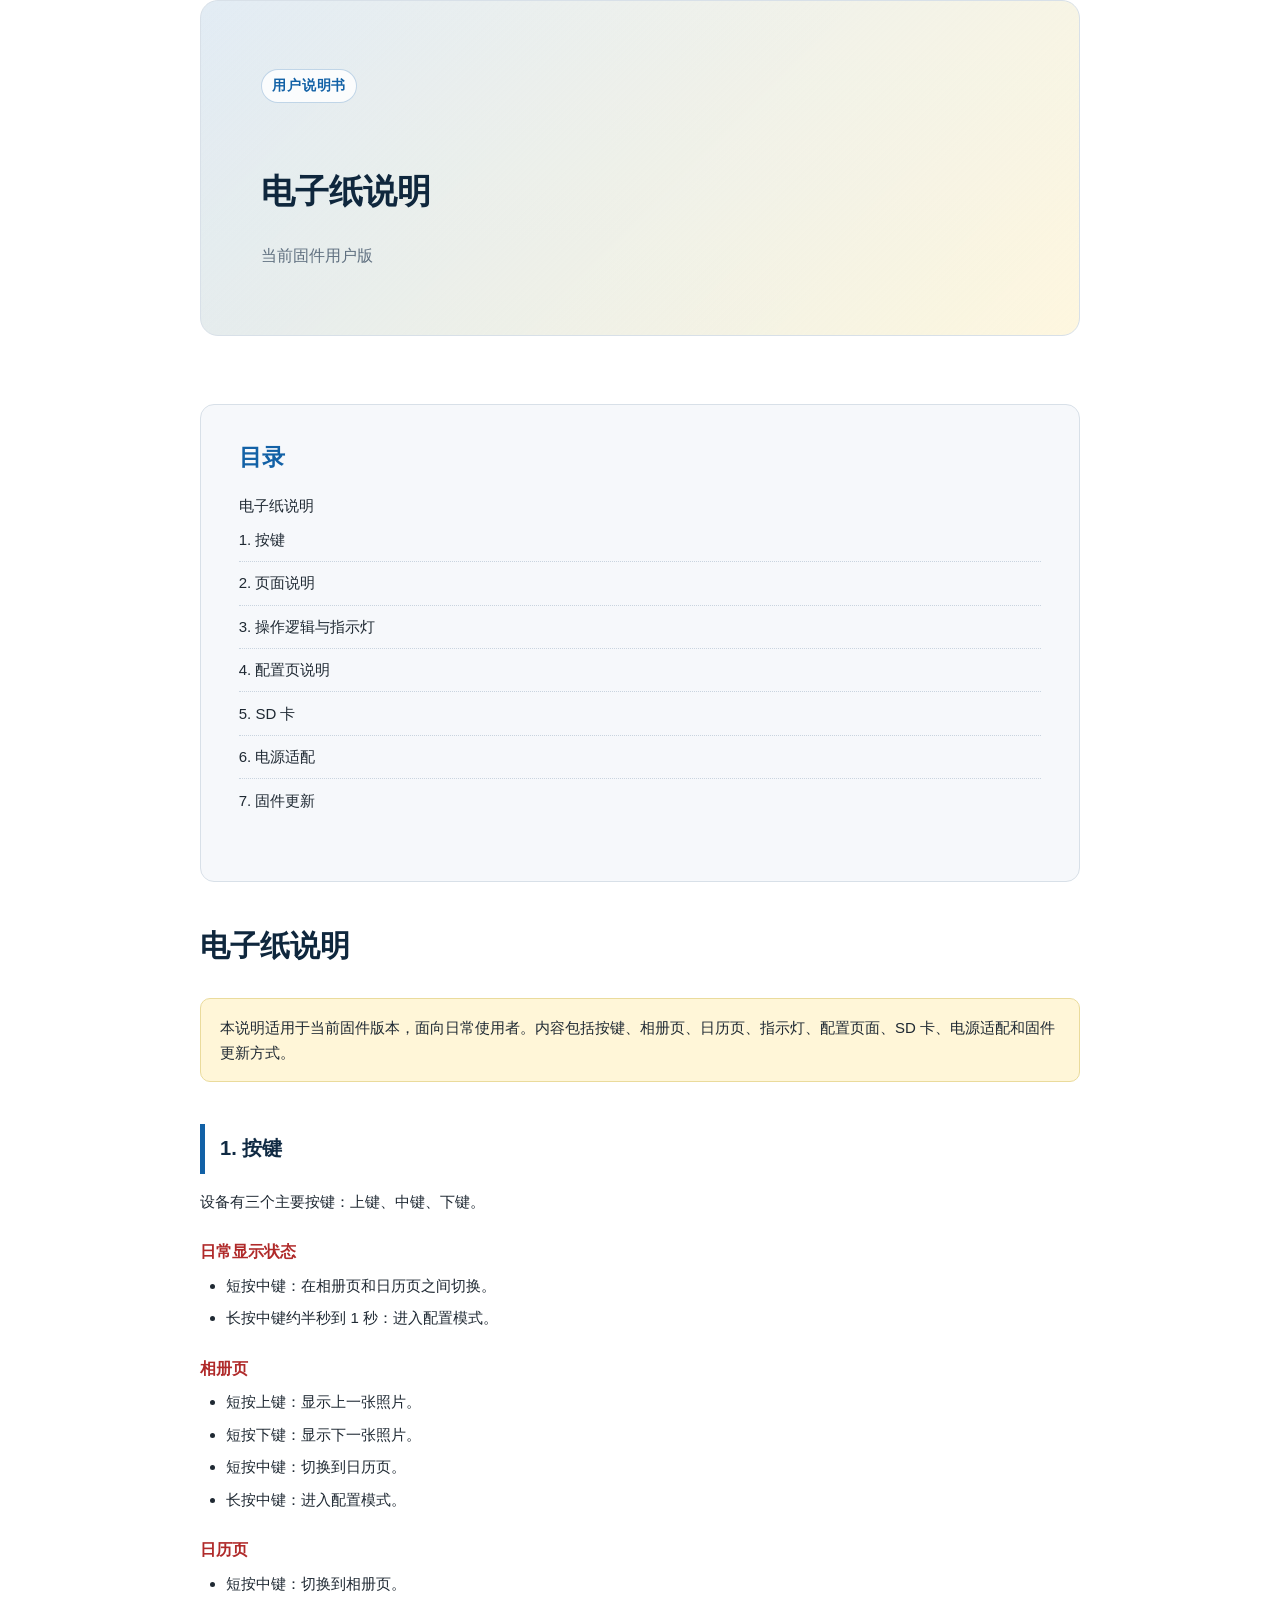
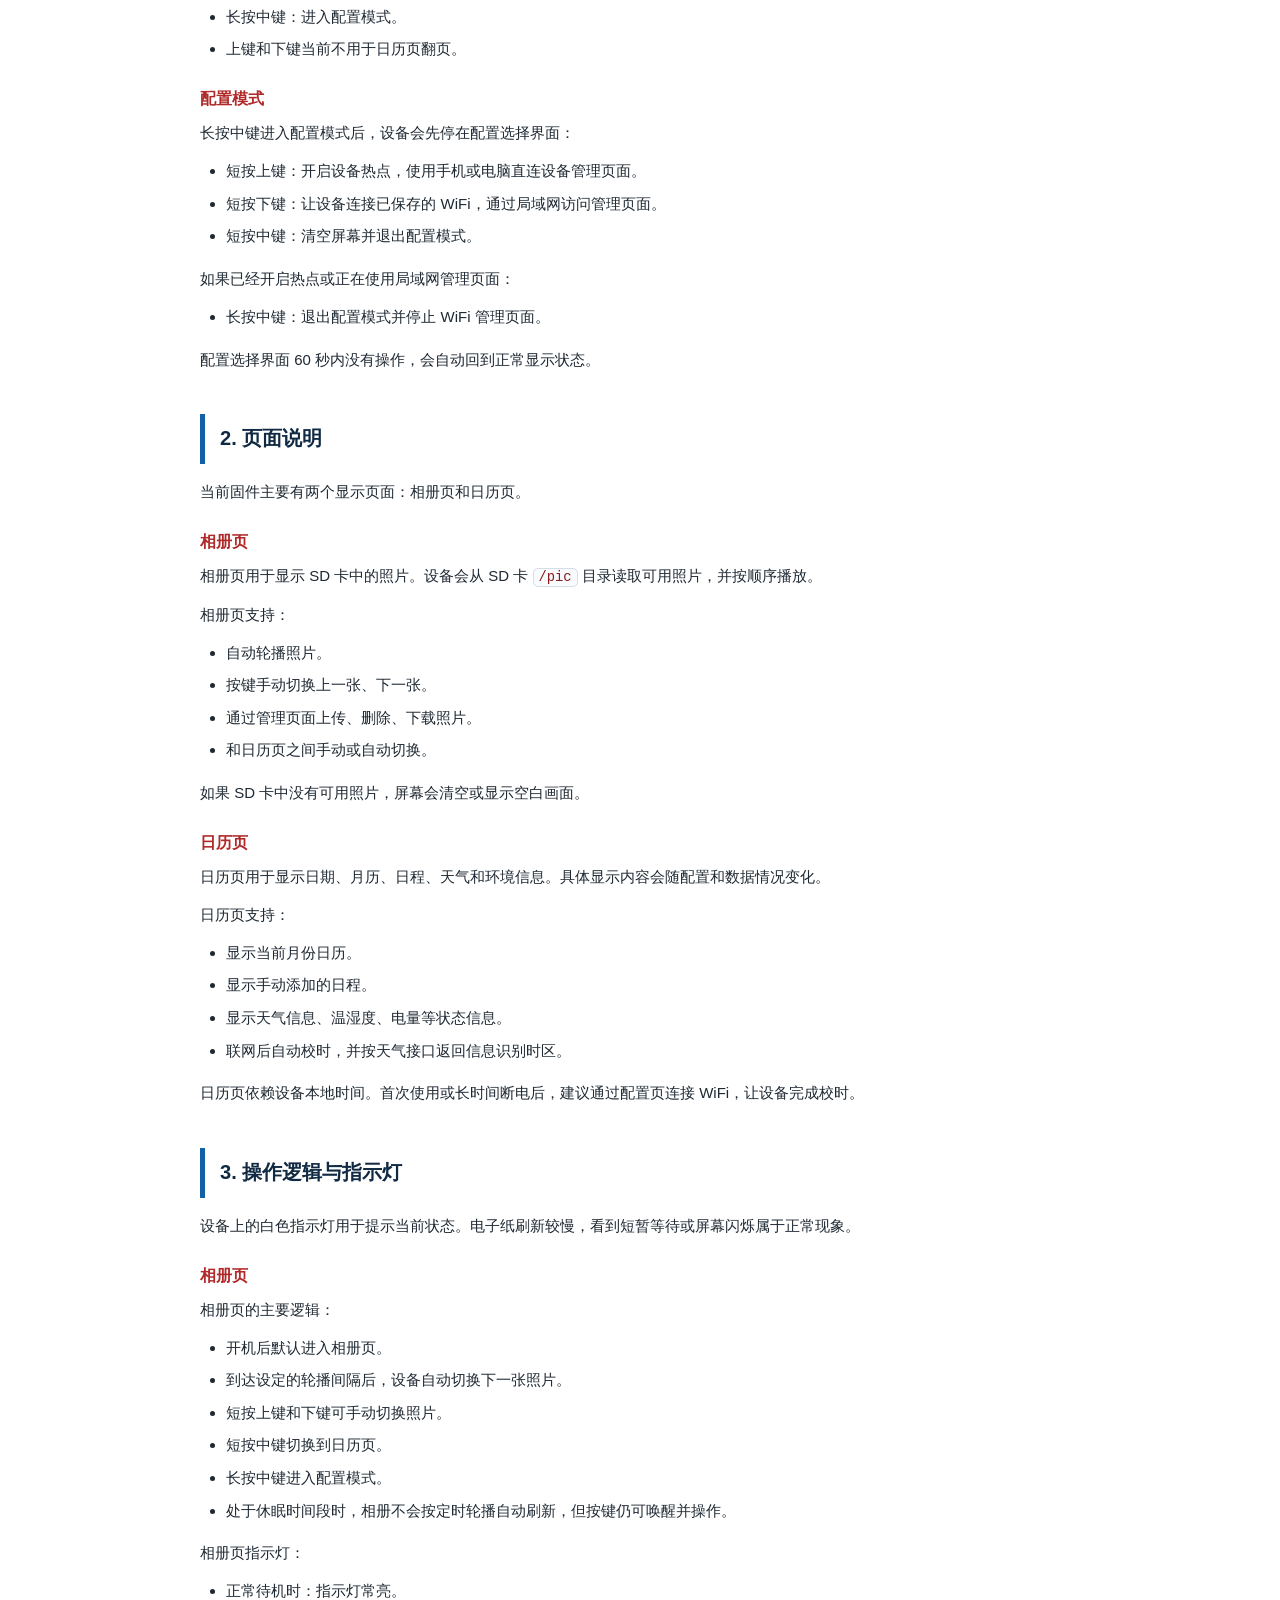
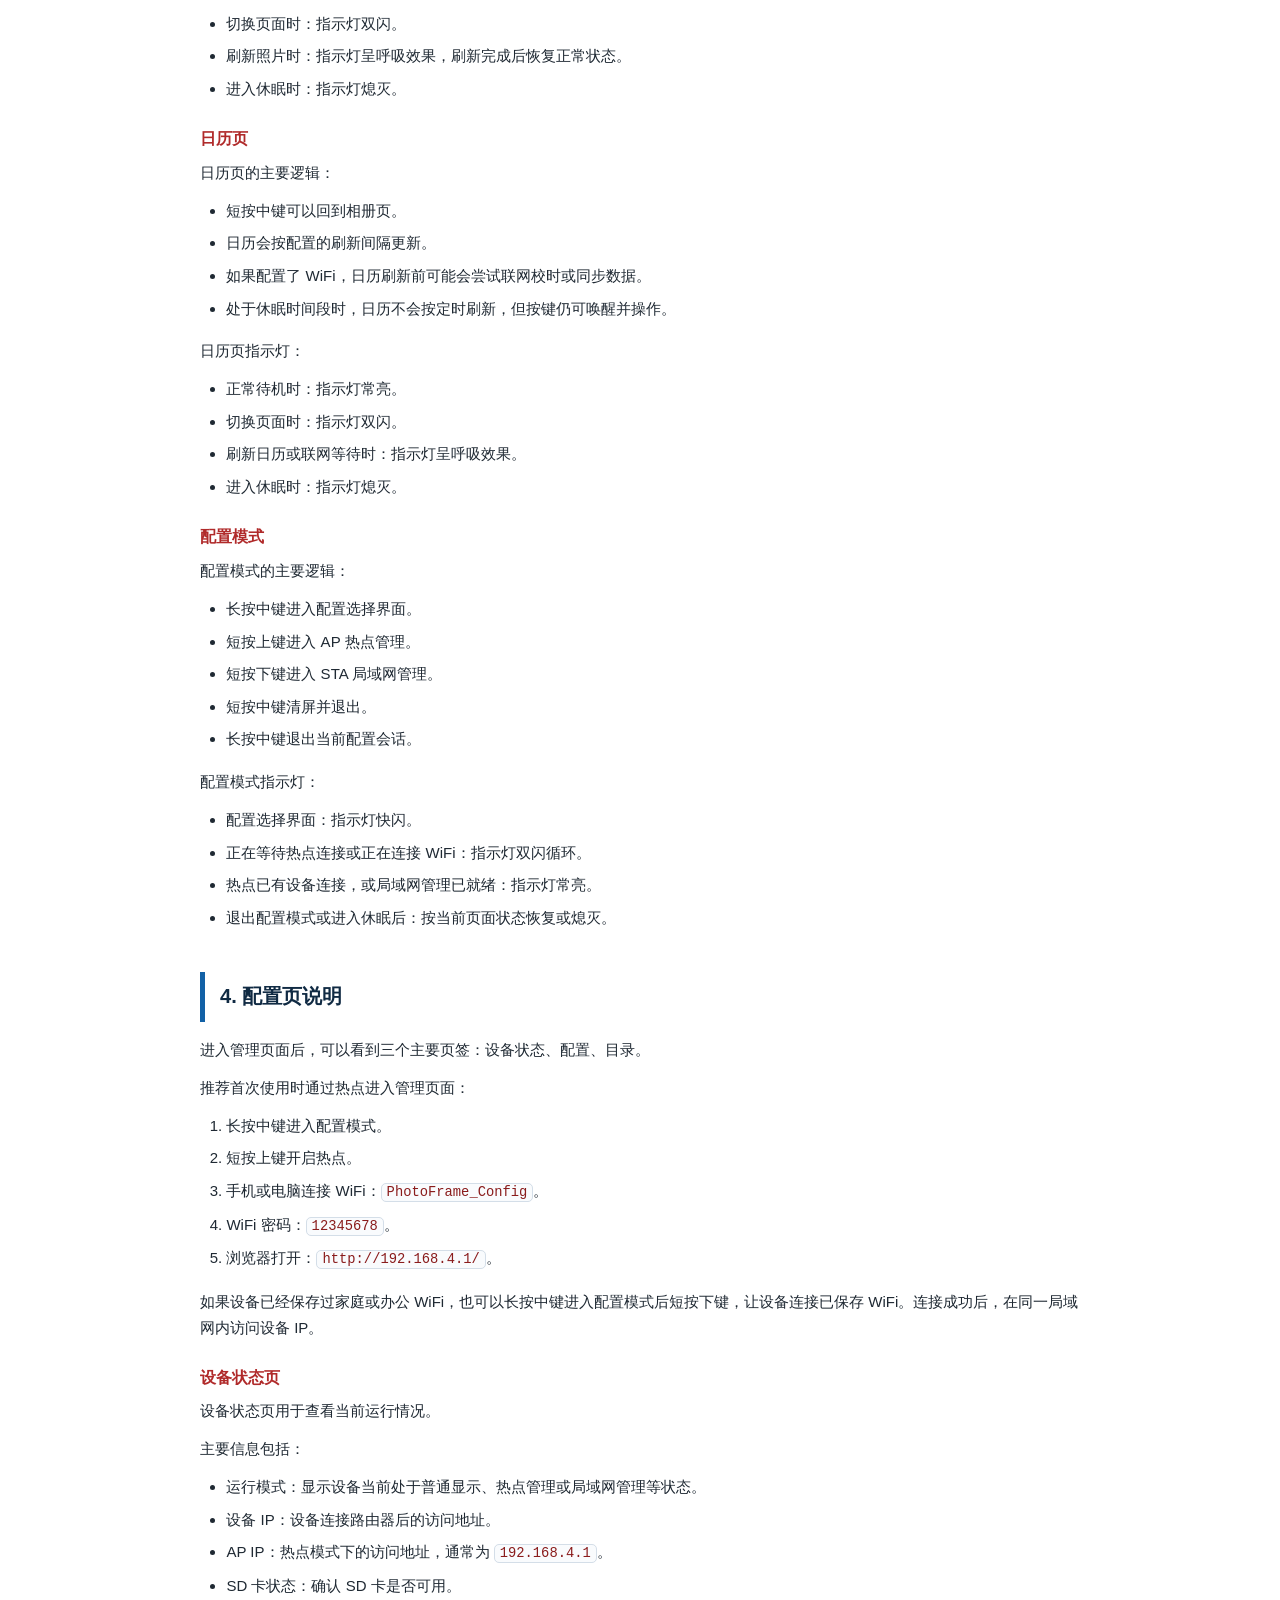
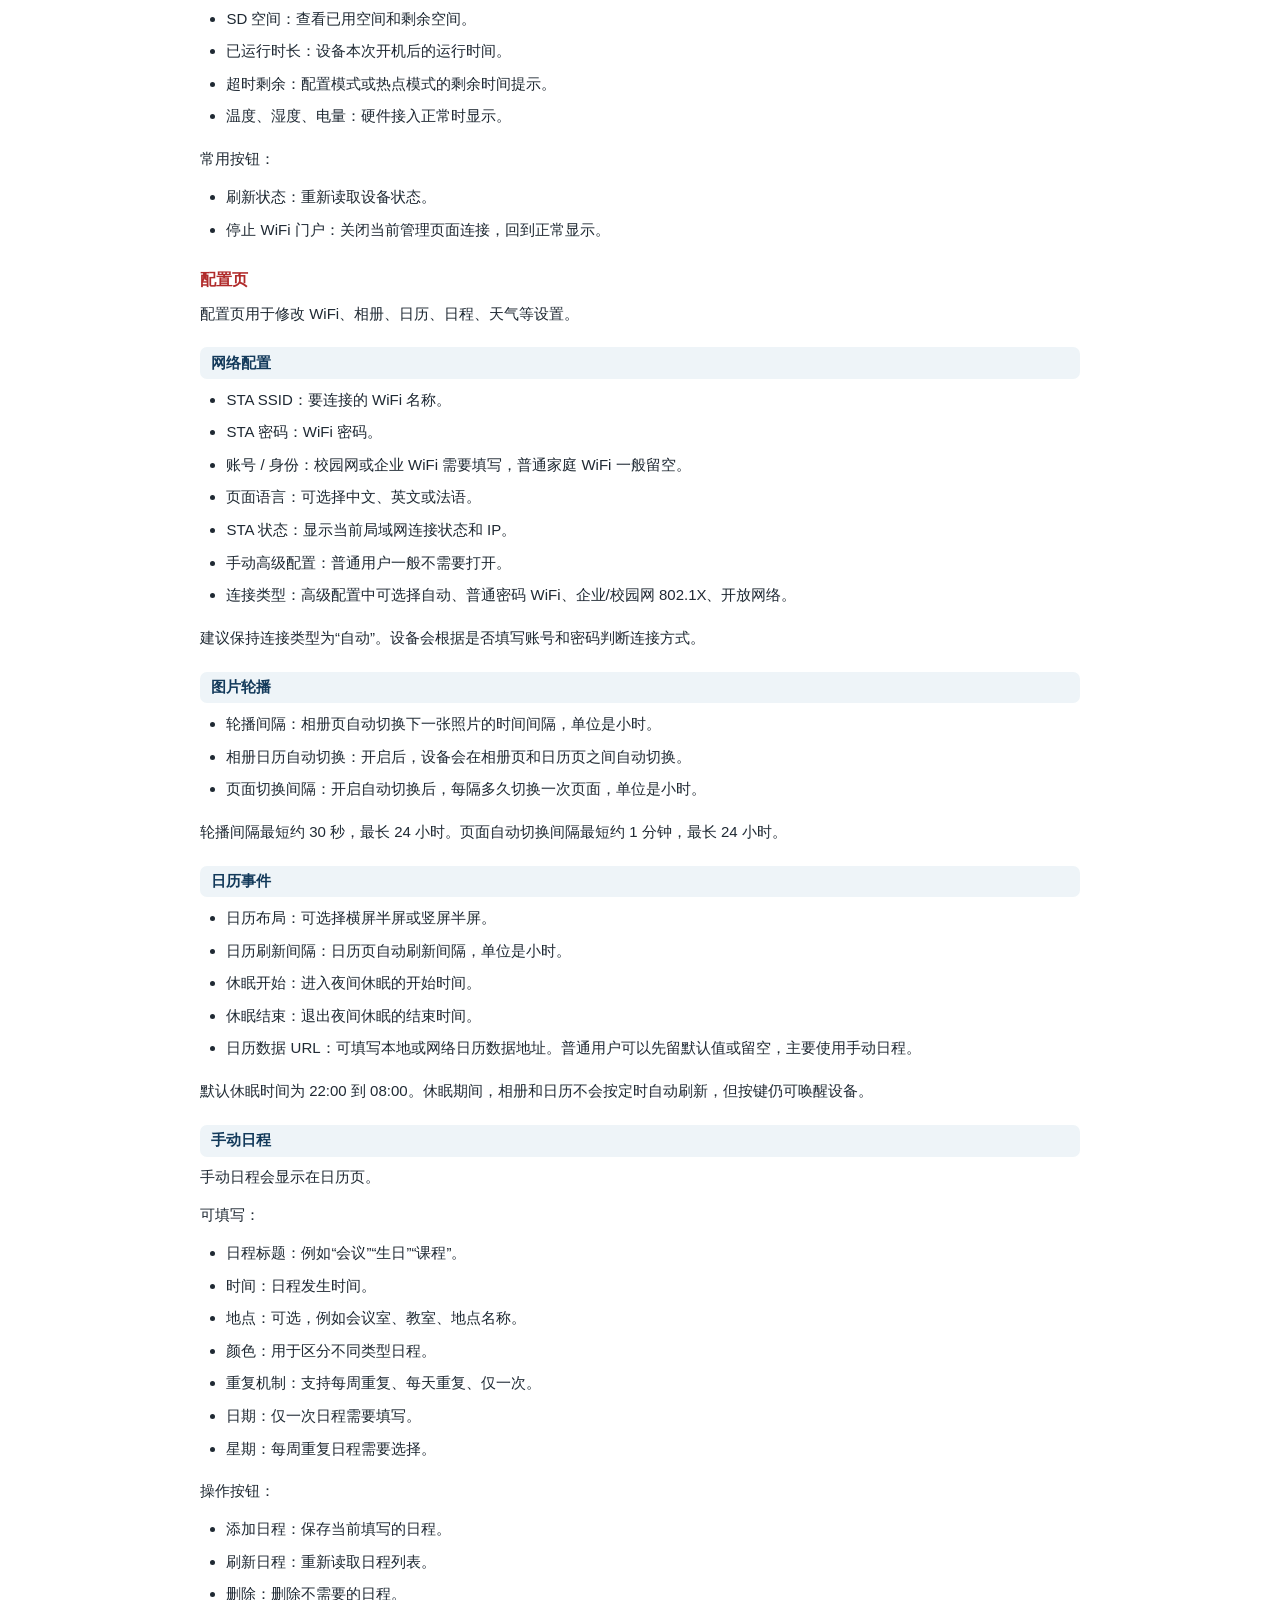
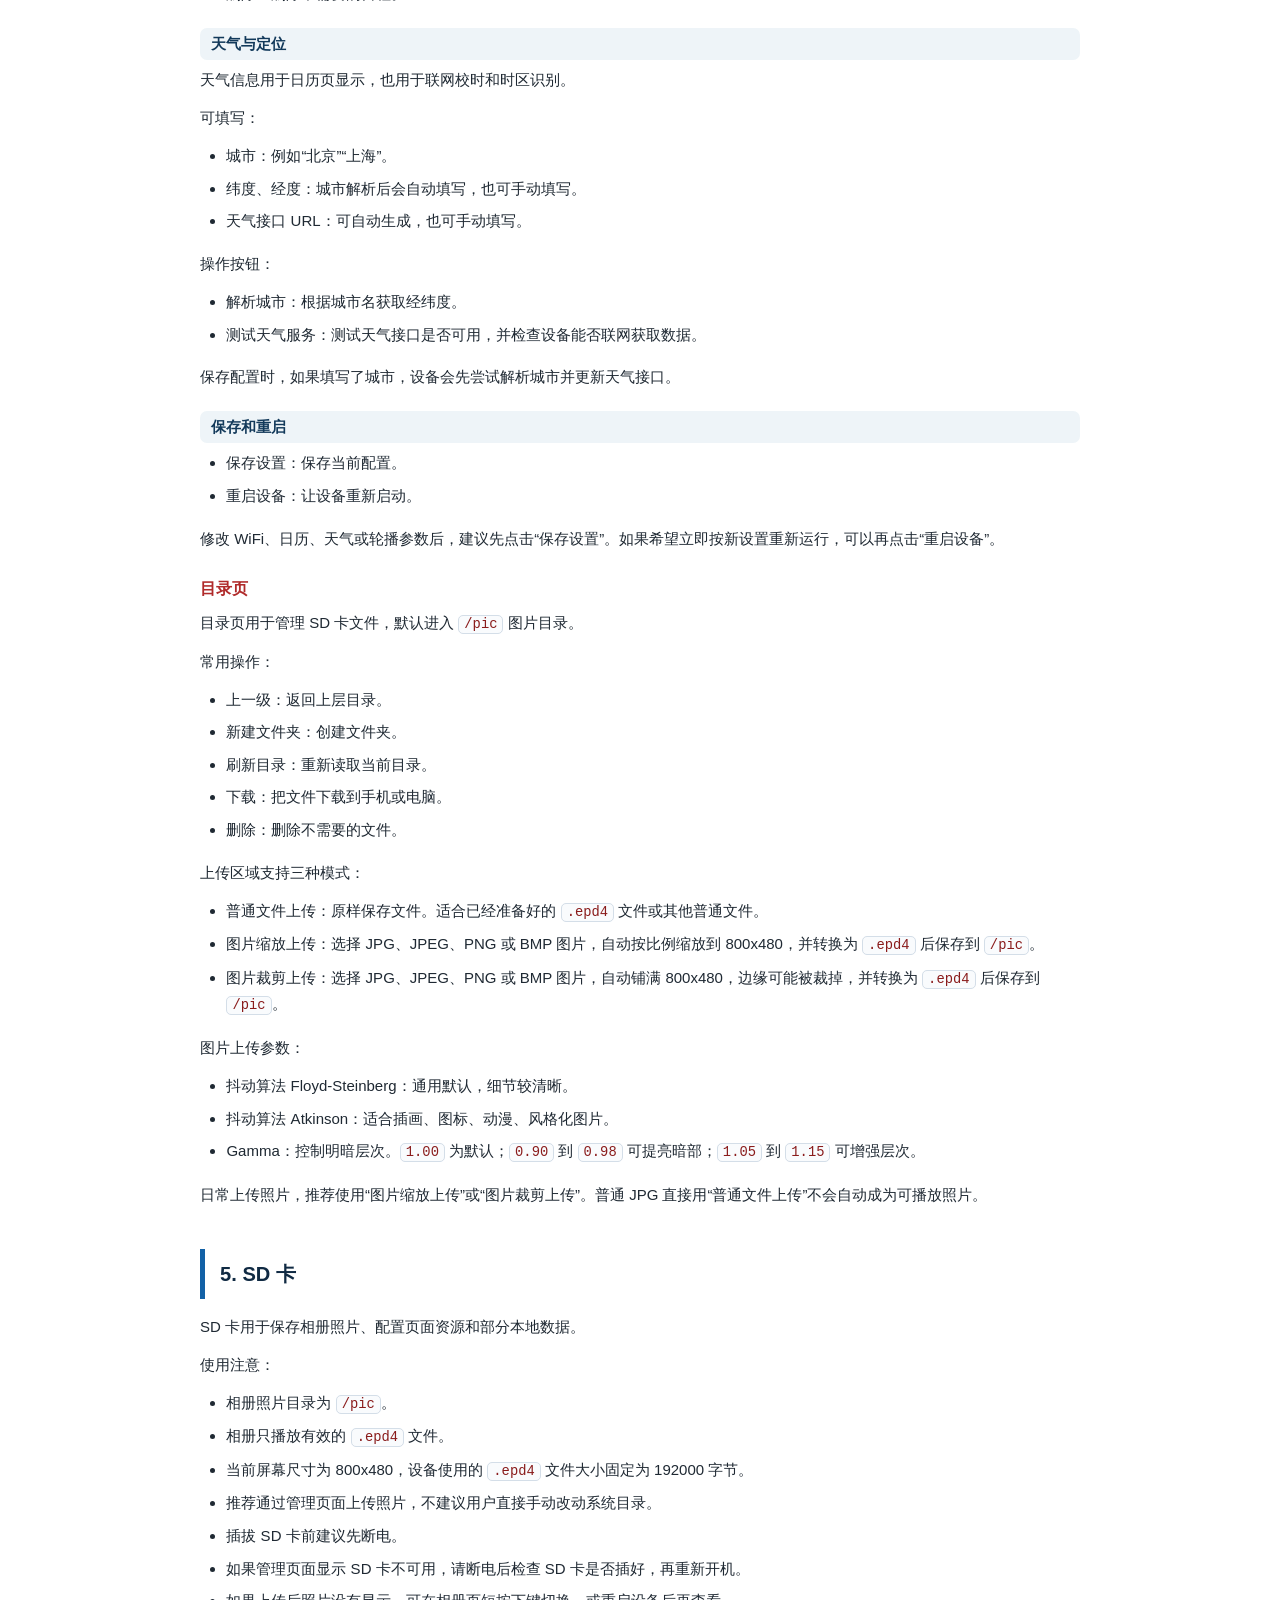
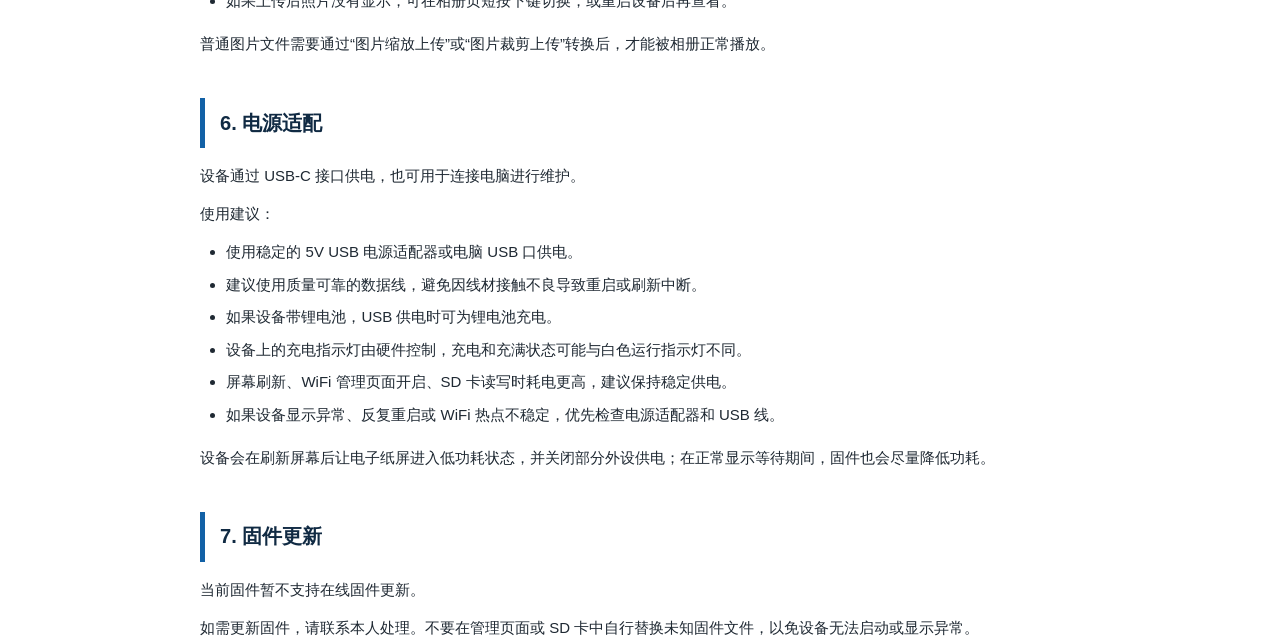
<file: docs/ALBUM_USER_MANUAL_PRINT.html>
<!DOCTYPE html>
<html xmlns="http://www.w3.org/1999/xhtml" lang="" xml:lang="">
<head>
  <meta charset="utf-8" />
  <meta name="generator" content="pandoc" />
  <meta name="viewport" content="width=device-width, initial-scale=1.0, user-scalable=yes" />
  <title>电子纸说明</title>
  <style>
    code{white-space: pre-wrap;}
    span.smallcaps{font-variant: small-caps;}
    div.columns{display: flex; gap: min(4vw, 1.5em);}
    div.column{flex: auto; overflow-x: auto;}
    div.hanging-indent{margin-left: 1.5em; text-indent: -1.5em;}
    /* The extra [class] is a hack that increases specificity enough to
       override a similar rule in reveal.js */
    ul.task-list[class]{list-style: none;}
    ul.task-list li input[type="checkbox"] {
      font-size: inherit;
      width: 0.8em;
      margin: 0 0.8em 0.2em -1.6em;
      vertical-align: middle;
    }
    .display.math{display: block; text-align: center; margin: 0.5rem auto;}
  </style>
  <link rel="stylesheet" href="ALBUM_USER_MANUAL_PRINT.css" />
</head>
<body>
<header id="title-block-header">
<h1 class="title">电子纸说明</h1>
<p class="subtitle">当前固件用户版</p>
</header>
<nav id="TOC" role="doc-toc">
<ul>
<li><a href="#电子纸说明" id="toc-电子纸说明">电子纸说明</a>
<ul>
<li><a href="#按键" id="toc-按键">1. 按键</a></li>
<li><a href="#页面说明" id="toc-页面说明">2. 页面说明</a></li>
<li><a href="#操作逻辑与指示灯" id="toc-操作逻辑与指示灯">3.
操作逻辑与指示灯</a></li>
<li><a href="#配置页说明" id="toc-配置页说明">4. 配置页说明</a></li>
<li><a href="#sd-卡" id="toc-sd-卡">5. SD 卡</a></li>
<li><a href="#电源适配" id="toc-电源适配">6. 电源适配</a></li>
<li><a href="#固件更新" id="toc-固件更新">7. 固件更新</a></li>
</ul></li>
</ul>
</nav>
<h1 id="电子纸说明">电子纸说明</h1>
<p>本说明适用于当前固件版本，面向日常使用者。内容包括按键、相册页、日历页、指示灯、配置页面、SD
卡、电源适配和固件更新方式。</p>
<h2 id="按键">1. 按键</h2>
<p>设备有三个主要按键：上键、中键、下键。</p>
<h3 id="日常显示状态">日常显示状态</h3>
<ul>
<li>短按中键：在相册页和日历页之间切换。</li>
<li>长按中键约半秒到 1 秒：进入配置模式。</li>
</ul>
<h3 id="相册页">相册页</h3>
<ul>
<li>短按上键：显示上一张照片。</li>
<li>短按下键：显示下一张照片。</li>
<li>短按中键：切换到日历页。</li>
<li>长按中键：进入配置模式。</li>
</ul>
<h3 id="日历页">日历页</h3>
<ul>
<li>短按中键：切换到相册页。</li>
<li>长按中键：进入配置模式。</li>
<li>上键和下键当前不用于日历页翻页。</li>
</ul>
<h3 id="配置模式">配置模式</h3>
<p>长按中键进入配置模式后，设备会先停在配置选择界面：</p>
<ul>
<li>短按上键：开启设备热点，使用手机或电脑直连设备管理页面。</li>
<li>短按下键：让设备连接已保存的 WiFi，通过局域网访问管理页面。</li>
<li>短按中键：清空屏幕并退出配置模式。</li>
</ul>
<p>如果已经开启热点或正在使用局域网管理页面：</p>
<ul>
<li>长按中键：退出配置模式并停止 WiFi 管理页面。</li>
</ul>
<p>配置选择界面 60 秒内没有操作，会自动回到正常显示状态。</p>
<h2 id="页面说明">2. 页面说明</h2>
<p>当前固件主要有两个显示页面：相册页和日历页。</p>
<h3 id="相册页-1">相册页</h3>
<p>相册页用于显示 SD 卡中的照片。设备会从 SD 卡 <code>/pic</code>
目录读取可用照片，并按顺序播放。</p>
<p>相册页支持：</p>
<ul>
<li>自动轮播照片。</li>
<li>按键手动切换上一张、下一张。</li>
<li>通过管理页面上传、删除、下载照片。</li>
<li>和日历页之间手动或自动切换。</li>
</ul>
<p>如果 SD 卡中没有可用照片，屏幕会清空或显示空白画面。</p>
<h3 id="日历页-1">日历页</h3>
<p>日历页用于显示日期、月历、日程、天气和环境信息。具体显示内容会随配置和数据情况变化。</p>
<p>日历页支持：</p>
<ul>
<li>显示当前月份日历。</li>
<li>显示手动添加的日程。</li>
<li>显示天气信息、温湿度、电量等状态信息。</li>
<li>联网后自动校时，并按天气接口返回信息识别时区。</li>
</ul>
<p>日历页依赖设备本地时间。首次使用或长时间断电后，建议通过配置页连接
WiFi，让设备完成校时。</p>
<h2 id="操作逻辑与指示灯">3. 操作逻辑与指示灯</h2>
<p>设备上的白色指示灯用于提示当前状态。电子纸刷新较慢，看到短暂等待或屏幕闪烁属于正常现象。</p>
<h3 id="相册页-2">相册页</h3>
<p>相册页的主要逻辑：</p>
<ul>
<li>开机后默认进入相册页。</li>
<li>到达设定的轮播间隔后，设备自动切换下一张照片。</li>
<li>短按上键和下键可手动切换照片。</li>
<li>短按中键切换到日历页。</li>
<li>长按中键进入配置模式。</li>
<li>处于休眠时间段时，相册不会按定时轮播自动刷新，但按键仍可唤醒并操作。</li>
</ul>
<p>相册页指示灯：</p>
<ul>
<li>正常待机时：指示灯常亮。</li>
<li>切换页面时：指示灯双闪。</li>
<li>刷新照片时：指示灯呈呼吸效果，刷新完成后恢复正常状态。</li>
<li>进入休眠时：指示灯熄灭。</li>
</ul>
<h3 id="日历页-2">日历页</h3>
<p>日历页的主要逻辑：</p>
<ul>
<li>短按中键可以回到相册页。</li>
<li>日历会按配置的刷新间隔更新。</li>
<li>如果配置了 WiFi，日历刷新前可能会尝试联网校时或同步数据。</li>
<li>处于休眠时间段时，日历不会按定时刷新，但按键仍可唤醒并操作。</li>
</ul>
<p>日历页指示灯：</p>
<ul>
<li>正常待机时：指示灯常亮。</li>
<li>切换页面时：指示灯双闪。</li>
<li>刷新日历或联网等待时：指示灯呈呼吸效果。</li>
<li>进入休眠时：指示灯熄灭。</li>
</ul>
<h3 id="配置模式-1">配置模式</h3>
<p>配置模式的主要逻辑：</p>
<ul>
<li>长按中键进入配置选择界面。</li>
<li>短按上键进入 AP 热点管理。</li>
<li>短按下键进入 STA 局域网管理。</li>
<li>短按中键清屏并退出。</li>
<li>长按中键退出当前配置会话。</li>
</ul>
<p>配置模式指示灯：</p>
<ul>
<li>配置选择界面：指示灯快闪。</li>
<li>正在等待热点连接或正在连接 WiFi：指示灯双闪循环。</li>
<li>热点已有设备连接，或局域网管理已就绪：指示灯常亮。</li>
<li>退出配置模式或进入休眠后：按当前页面状态恢复或熄灭。</li>
</ul>
<h2 id="配置页说明">4. 配置页说明</h2>
<p>进入管理页面后，可以看到三个主要页签：设备状态、配置、目录。</p>
<p>推荐首次使用时通过热点进入管理页面：</p>
<ol type="1">
<li>长按中键进入配置模式。</li>
<li>短按上键开启热点。</li>
<li>手机或电脑连接 WiFi：<code>PhotoFrame_Config</code>。</li>
<li>WiFi 密码：<code>12345678</code>。</li>
<li>浏览器打开：<code>http://192.168.4.1/</code>。</li>
</ol>
<p>如果设备已经保存过家庭或办公
WiFi，也可以长按中键进入配置模式后短按下键，让设备连接已保存
WiFi。连接成功后，在同一局域网内访问设备 IP。</p>
<h3 id="设备状态页">设备状态页</h3>
<p>设备状态页用于查看当前运行情况。</p>
<p>主要信息包括：</p>
<ul>
<li>运行模式：显示设备当前处于普通显示、热点管理或局域网管理等状态。</li>
<li>设备 IP：设备连接路由器后的访问地址。</li>
<li>AP IP：热点模式下的访问地址，通常为 <code>192.168.4.1</code>。</li>
<li>SD 卡状态：确认 SD 卡是否可用。</li>
<li>SD 空间：查看已用空间和剩余空间。</li>
<li>已运行时长：设备本次开机后的运行时间。</li>
<li>超时剩余：配置模式或热点模式的剩余时间提示。</li>
<li>温度、湿度、电量：硬件接入正常时显示。</li>
</ul>
<p>常用按钮：</p>
<ul>
<li>刷新状态：重新读取设备状态。</li>
<li>停止 WiFi 门户：关闭当前管理页面连接，回到正常显示。</li>
</ul>
<h3 id="配置页">配置页</h3>
<p>配置页用于修改 WiFi、相册、日历、日程、天气等设置。</p>
<h4 id="网络配置">网络配置</h4>
<ul>
<li>STA SSID：要连接的 WiFi 名称。</li>
<li>STA 密码：WiFi 密码。</li>
<li>账号 / 身份：校园网或企业 WiFi 需要填写，普通家庭 WiFi
一般留空。</li>
<li>页面语言：可选择中文、英文或法语。</li>
<li>STA 状态：显示当前局域网连接状态和 IP。</li>
<li>手动高级配置：普通用户一般不需要打开。</li>
<li>连接类型：高级配置中可选择自动、普通密码 WiFi、企业/校园网
802.1X、开放网络。</li>
</ul>
<p>建议保持连接类型为“自动”。设备会根据是否填写账号和密码判断连接方式。</p>
<h4 id="图片轮播">图片轮播</h4>
<ul>
<li>轮播间隔：相册页自动切换下一张照片的时间间隔，单位是小时。</li>
<li>相册日历自动切换：开启后，设备会在相册页和日历页之间自动切换。</li>
<li>页面切换间隔：开启自动切换后，每隔多久切换一次页面，单位是小时。</li>
</ul>
<p>轮播间隔最短约 30 秒，最长 24 小时。页面自动切换间隔最短约 1
分钟，最长 24 小时。</p>
<h4 id="日历事件">日历事件</h4>
<ul>
<li>日历布局：可选择横屏半屏或竖屏半屏。</li>
<li>日历刷新间隔：日历页自动刷新间隔，单位是小时。</li>
<li>休眠开始：进入夜间休眠的开始时间。</li>
<li>休眠结束：退出夜间休眠的结束时间。</li>
<li>日历数据
URL：可填写本地或网络日历数据地址。普通用户可以先留默认值或留空，主要使用手动日程。</li>
</ul>
<p>默认休眠时间为 22:00 到
08:00。休眠期间，相册和日历不会按定时自动刷新，但按键仍可唤醒设备。</p>
<h4 id="手动日程">手动日程</h4>
<p>手动日程会显示在日历页。</p>
<p>可填写：</p>
<ul>
<li>日程标题：例如“会议”“生日”“课程”。</li>
<li>时间：日程发生时间。</li>
<li>地点：可选，例如会议室、教室、地点名称。</li>
<li>颜色：用于区分不同类型日程。</li>
<li>重复机制：支持每周重复、每天重复、仅一次。</li>
<li>日期：仅一次日程需要填写。</li>
<li>星期：每周重复日程需要选择。</li>
</ul>
<p>操作按钮：</p>
<ul>
<li>添加日程：保存当前填写的日程。</li>
<li>刷新日程：重新读取日程列表。</li>
<li>删除：删除不需要的日程。</li>
</ul>
<h4 id="天气与定位">天气与定位</h4>
<p>天气信息用于日历页显示，也用于联网校时和时区识别。</p>
<p>可填写：</p>
<ul>
<li>城市：例如“北京”“上海”。</li>
<li>纬度、经度：城市解析后会自动填写，也可手动填写。</li>
<li>天气接口 URL：可自动生成，也可手动填写。</li>
</ul>
<p>操作按钮：</p>
<ul>
<li>解析城市：根据城市名获取经纬度。</li>
<li>测试天气服务：测试天气接口是否可用，并检查设备能否联网获取数据。</li>
</ul>
<p>保存配置时，如果填写了城市，设备会先尝试解析城市并更新天气接口。</p>
<h4 id="保存和重启">保存和重启</h4>
<ul>
<li>保存设置：保存当前配置。</li>
<li>重启设备：让设备重新启动。</li>
</ul>
<p>修改
WiFi、日历、天气或轮播参数后，建议先点击“保存设置”。如果希望立即按新设置重新运行，可以再点击“重启设备”。</p>
<h3 id="目录页">目录页</h3>
<p>目录页用于管理 SD 卡文件，默认进入 <code>/pic</code> 图片目录。</p>
<p>常用操作：</p>
<ul>
<li>上一级：返回上层目录。</li>
<li>新建文件夹：创建文件夹。</li>
<li>刷新目录：重新读取当前目录。</li>
<li>下载：把文件下载到手机或电脑。</li>
<li>删除：删除不需要的文件。</li>
</ul>
<p>上传区域支持三种模式：</p>
<ul>
<li>普通文件上传：原样保存文件。适合已经准备好的 <code>.epd4</code>
文件或其他普通文件。</li>
<li>图片缩放上传：选择 JPG、JPEG、PNG 或 BMP 图片，自动按比例缩放到
800x480，并转换为 <code>.epd4</code> 后保存到 <code>/pic</code>。</li>
<li>图片裁剪上传：选择 JPG、JPEG、PNG 或 BMP 图片，自动铺满
800x480，边缘可能被裁掉，并转换为 <code>.epd4</code> 后保存到
<code>/pic</code>。</li>
</ul>
<p>图片上传参数：</p>
<ul>
<li>抖动算法 Floyd-Steinberg：通用默认，细节较清晰。</li>
<li>抖动算法 Atkinson：适合插画、图标、动漫、风格化图片。</li>
<li>Gamma：控制明暗层次。<code>1.00</code> 为默认；<code>0.90</code> 到
<code>0.98</code> 可提亮暗部；<code>1.05</code> 到 <code>1.15</code>
可增强层次。</li>
</ul>
<p>日常上传照片，推荐使用“图片缩放上传”或“图片裁剪上传”。普通 JPG
直接用“普通文件上传”不会自动成为可播放照片。</p>
<h2 id="sd-卡">5. SD 卡</h2>
<p>SD 卡用于保存相册照片、配置页面资源和部分本地数据。</p>
<p>使用注意：</p>
<ul>
<li>相册照片目录为 <code>/pic</code>。</li>
<li>相册只播放有效的 <code>.epd4</code> 文件。</li>
<li>当前屏幕尺寸为 800x480，设备使用的 <code>.epd4</code> 文件大小固定为
192000 字节。</li>
<li>推荐通过管理页面上传照片，不建议用户直接手动改动系统目录。</li>
<li>插拔 SD 卡前建议先断电。</li>
<li>如果管理页面显示 SD 卡不可用，请断电后检查 SD
卡是否插好，再重新开机。</li>
<li>如果上传后照片没有显示，可在相册页短按下键切换，或重启设备后再查看。</li>
</ul>
<p>普通图片文件需要通过“图片缩放上传”或“图片裁剪上传”转换后，才能被相册正常播放。</p>
<h2 id="电源适配">6. 电源适配</h2>
<p>设备通过 USB-C 接口供电，也可用于连接电脑进行维护。</p>
<p>使用建议：</p>
<ul>
<li>使用稳定的 5V USB 电源适配器或电脑 USB 口供电。</li>
<li>建议使用质量可靠的数据线，避免因线材接触不良导致重启或刷新中断。</li>
<li>如果设备带锂电池，USB 供电时可为锂电池充电。</li>
<li>设备上的充电指示灯由硬件控制，充电和充满状态可能与白色运行指示灯不同。</li>
<li>屏幕刷新、WiFi 管理页面开启、SD
卡读写时耗电更高，建议保持稳定供电。</li>
<li>如果设备显示异常、反复重启或 WiFi 热点不稳定，优先检查电源适配器和
USB 线。</li>
</ul>
<p>设备会在刷新屏幕后让电子纸屏进入低功耗状态，并关闭部分外设供电；在正常显示等待期间，固件也会尽量降低功耗。</p>
<h2 id="固件更新">7. 固件更新</h2>
<p>当前固件暂不支持在线固件更新。</p>
<p>如需更新固件，请联系本人处理。不要在管理页面或 SD
卡中自行替换未知固件文件，以免设备无法启动或显示异常。</p>
</body>
</html>
</file>
<file: docs/ALBUM_USER_MANUAL_PRINT.css>
@page {
  size: A4;
  margin: 18mm 16mm 18mm 16mm;
}

:root {
  --ink: #1f2933;
  --muted: #607080;
  --line: #d8e0e8;
  --soft: #f6f8fb;
  --soft-2: #eef4f8;
  --accent: #1261a6;
  --accent-2: #b02a2a;
  --warm: #fff6d8;
}

* {
  box-sizing: border-box;
}

html {
  font-size: 15px;
}

body {
  max-width: 880px;
  margin: 0 auto;
  color: var(--ink);
  font-family: "Microsoft YaHei", "Noto Sans CJK SC", "PingFang SC", "Source Han Sans SC", Arial, sans-serif;
  line-height: 1.72;
  background: white;
}

#title-block-header {
  margin: 0 0 18mm;
  padding: 18mm 16mm 14mm;
  border: 1px solid var(--line);
  border-radius: 18px;
  background:
    linear-gradient(135deg, rgba(18, 97, 166, 0.12), rgba(255, 246, 216, 0.82)),
    linear-gradient(180deg, #ffffff, #f8fbfd);
  page-break-after: always;
}

#title-block-header::before {
  display: inline-block;
  margin-bottom: 18mm;
  padding: 4px 10px;
  border: 1px solid rgba(18, 97, 166, 0.25);
  border-radius: 999px;
  color: var(--accent);
  background: rgba(255, 255, 255, 0.82);
  content: "用户说明书";
  font-size: 0.92rem;
  font-weight: 700;
  letter-spacing: 0.05em;
}

#title-block-header h1.title {
  max-width: 620px;
  margin: 0;
  color: #0f273d;
  font-size: 2.25rem;
  line-height: 1.22;
  letter-spacing: 0;
}

#title-block-header .subtitle {
  margin-top: 8mm;
  color: var(--muted);
  font-size: 1.08rem;
}

#TOC {
  margin: 0 0 12mm;
  padding: 9mm 10mm;
  border: 1px solid var(--line);
  border-radius: 14px;
  background: var(--soft);
  page-break-after: always;
}

#TOC::before {
  display: block;
  margin-bottom: 4mm;
  color: var(--accent);
  content: "目录";
  font-size: 1.5rem;
  font-weight: 800;
}

#TOC ul {
  margin: 0;
  padding-left: 0;
  list-style: none;
}

#TOC li {
  margin: 2.2mm 0;
  padding-bottom: 2.2mm;
  border-bottom: 1px dotted #c9d4df;
}

#TOC li:last-child {
  border-bottom: 0;
}

#TOC a {
  color: var(--ink);
  text-decoration: none;
}

h1 {
  margin: 0 0 9mm;
  color: #0f273d;
  font-size: 2rem;
  line-height: 1.25;
}

h2 {
  margin: 11mm 0 4mm;
  padding: 3mm 0 3mm 4mm;
  border-left: 5px solid var(--accent);
  color: #102a43;
  font-size: 1.34rem;
  line-height: 1.35;
  page-break-after: avoid;
}

h3 {
  margin: 7mm 0 2.5mm;
  color: var(--accent-2);
  font-size: 1.06rem;
  line-height: 1.4;
  page-break-after: avoid;
}

h4 {
  margin: 5.5mm 0 2mm;
  padding: 1.5mm 3mm;
  border-radius: 7px;
  color: #12395a;
  background: var(--soft-2);
  font-size: 0.98rem;
  line-height: 1.4;
  page-break-after: avoid;
}

p {
  margin: 0 0 3.2mm;
}

ul,
ol {
  margin: 0 0 4.5mm;
  padding-left: 7mm;
}

li {
  margin: 1.8mm 0;
}

strong {
  color: #102a43;
}

code {
  padding: 1px 5px;
  border: 1px solid #d4dee8;
  border-radius: 5px;
  color: #8a1c1c;
  background: #f9fbfd;
  font-family: "Cascadia Mono", "Consolas", monospace;
  font-size: 0.92em;
}

a {
  color: var(--accent);
}

hr {
  border: 0;
  border-top: 1px solid var(--line);
}

blockquote {
  margin: 5mm 0;
  padding: 4mm 5mm;
  border-left: 4px solid var(--accent);
  background: var(--soft-2);
}

table {
  width: 100%;
  border-collapse: collapse;
  margin: 5mm 0;
  font-size: 0.94rem;
}

th,
td {
  padding: 2.8mm 3mm;
  border: 1px solid var(--line);
  vertical-align: top;
}

th {
  background: var(--soft-2);
  color: #102a43;
}

body > p:first-of-type {
  padding: 4mm 5mm;
  border: 1px solid #eadb9c;
  border-radius: 10px;
  background: var(--warm);
}

@media print {
  body {
    max-width: none;
  }

  h2 {
    break-after: avoid;
  }

  h2,
  h3,
  p,
  li {
    orphans: 2;
    widows: 2;
  }

  ul,
  ol,
  blockquote,
  table {
    break-inside: avoid;
  }
}
</file>
